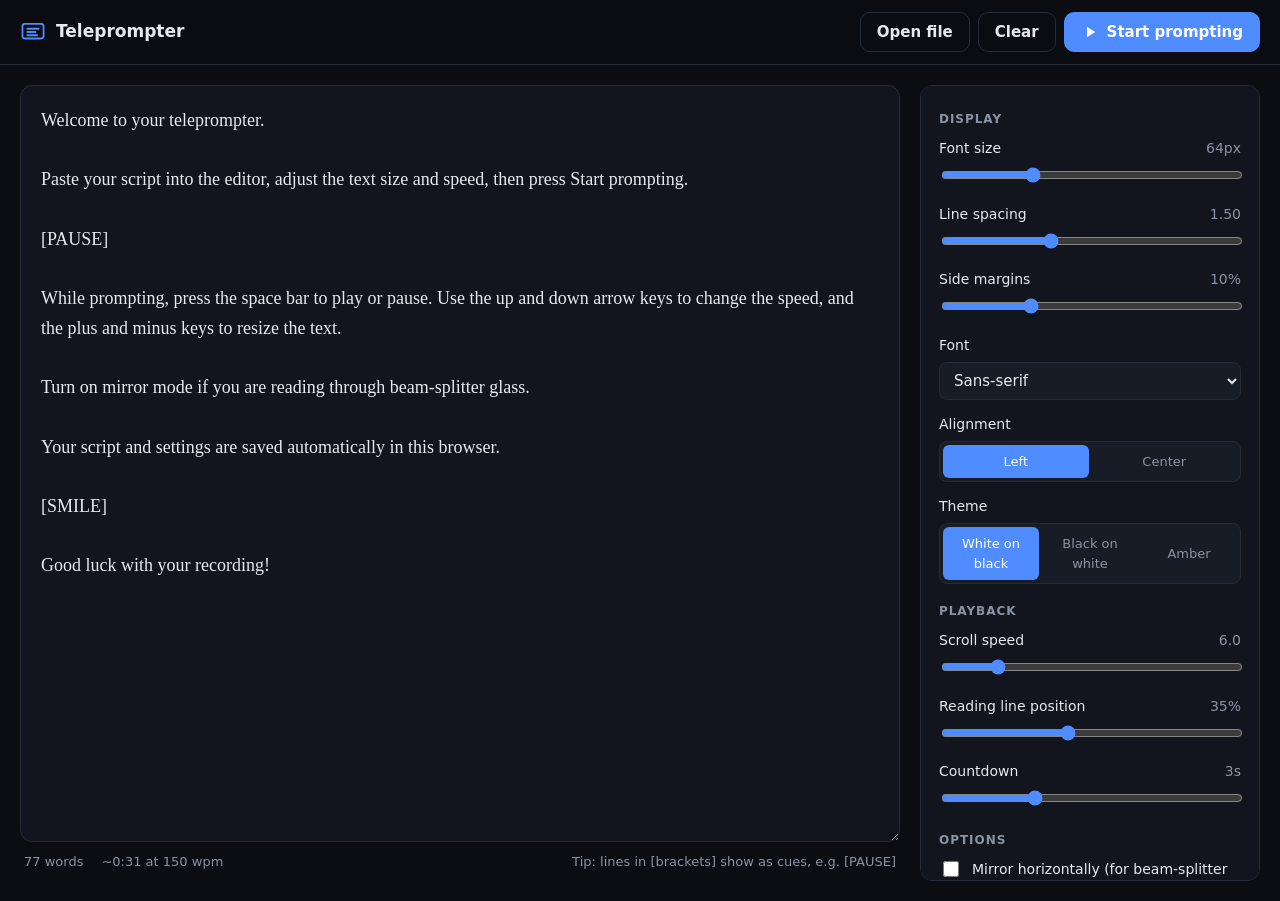
<file: public/index.html>
<!doctype html>
<html lang="en">
<head>
  <meta charset="utf-8">
  <meta name="viewport" content="width=device-width, initial-scale=1, viewport-fit=cover">
  <title>Teleprompter</title>
  <meta name="description" content="A fast, free, browser-based teleprompter. Paste your script, set the speed, and read smoothly — with mirror mode, reading guide and keyboard controls.">
  <meta name="theme-color" content="#0b0d12">
  <link rel="icon" href="favicon.svg" type="image/svg+xml">
  <link rel="manifest" href="manifest.webmanifest">
  <link rel="stylesheet" href="styles.css">
</head>
<body>
  <!-- ============ EDITOR VIEW ============ -->
  <main id="editorView" class="editor-view">
    <header class="topbar">
      <div class="brand">
        <svg viewBox="0 0 32 32" aria-hidden="true"><rect x="3" y="6" width="26" height="18" rx="3" fill="none" stroke="currentColor" stroke-width="2.2"/><path d="M9 12h14M9 16h10M9 20h12" stroke="currentColor" stroke-width="2.2" stroke-linecap="round"/></svg>
        <span>Teleprompter</span>
      </div>
      <div class="topbar-actions">
        <label class="btn ghost" title="Open a .txt or .md file">
          <input type="file" id="fileInput" accept=".txt,.md,text/plain" hidden>
          Open file
        </label>
        <button class="btn ghost" id="clearBtn" type="button">Clear</button>
        <button class="btn primary" id="startBtn" type="button">
          <svg viewBox="0 0 24 24" aria-hidden="true"><path d="M8 5v14l11-7z" fill="currentColor"/></svg>
          Start prompting
        </button>
      </div>
    </header>

    <div class="layout">
      <section class="script-pane">
        <textarea id="scriptInput" spellcheck="true" placeholder="Paste or type your script here…"></textarea>
        <div class="script-meta">
          <span id="wordCount">0 words</span>
          <span id="readTime">~0:00 at 150 wpm</span>
          <span class="hint">Tip: lines in [brackets] show as cues, e.g. [PAUSE]</span>
        </div>
      </section>

      <aside class="settings-pane" aria-label="Settings">
        <h2>Display</h2>
        <div class="field">
          <label for="fontSize">Font size <output id="fontSizeOut"></output></label>
          <input type="range" id="fontSize" min="24" max="160" step="2">
        </div>
        <div class="field">
          <label for="lineHeight">Line spacing <output id="lineHeightOut"></output></label>
          <input type="range" id="lineHeight" min="1" max="2.4" step="0.05">
        </div>
        <div class="field">
          <label for="margin">Side margins <output id="marginOut"></output></label>
          <input type="range" id="margin" min="0" max="35" step="1">
        </div>
        <div class="field">
          <label for="fontFamily">Font</label>
          <select id="fontFamily">
            <option value="sans">Sans-serif</option>
            <option value="serif">Serif</option>
            <option value="mono">Monospace</option>
            <option value="rounded">Rounded</option>
          </select>
        </div>
        <div class="field row">
          <label for="align">Alignment</label>
          <div class="seg" id="align" role="radiogroup">
            <button type="button" data-value="left" role="radio">Left</button>
            <button type="button" data-value="center" role="radio">Center</button>
          </div>
        </div>
        <div class="field row">
          <label>Theme</label>
          <div class="seg" id="theme" role="radiogroup">
            <button type="button" data-value="dark" role="radio">White on black</button>
            <button type="button" data-value="light" role="radio">Black on white</button>
            <button type="button" data-value="amber" role="radio">Amber</button>
          </div>
        </div>

        <h2>Playback</h2>
        <div class="field">
          <label for="speed">Scroll speed <output id="speedOut"></output></label>
          <input type="range" id="speed" min="1" max="30" step="0.5">
        </div>
        <div class="field">
          <label for="guidePos">Reading line position <output id="guidePosOut"></output></label>
          <input type="range" id="guidePos" min="10" max="70" step="1">
        </div>
        <div class="field">
          <label for="countdown">Countdown <output id="countdownOut"></output></label>
          <input type="range" id="countdown" min="0" max="10" step="1">
        </div>

        <h2>Options</h2>
        <label class="check"><input type="checkbox" id="mirrorX"> Mirror horizontally (for beam-splitter glass)</label>
        <label class="check"><input type="checkbox" id="mirrorY"> Flip vertically</label>
        <label class="check"><input type="checkbox" id="showGuide"> Show reading guide</label>
        <label class="check"><input type="checkbox" id="dimOthers"> Dim text away from reading line</label>
        <label class="check"><input type="checkbox" id="autoFullscreen"> Go fullscreen on start</label>

        <details class="shortcuts">
          <summary>Keyboard shortcuts</summary>
          <dl>
            <dt><kbd>Space</kbd></dt><dd>Play / pause</dd>
            <dt><kbd>↑</kbd> <kbd>↓</kbd></dt><dd>Speed up / slow down</dd>
            <dt><kbd>←</kbd> <kbd>→</kbd></dt><dd>Jump back / forward</dd>
            <dt><kbd>+</kbd> <kbd>−</kbd></dt><dd>Bigger / smaller text</dd>
            <dt><kbd>M</kbd></dt><dd>Toggle mirror</dd>
            <dt><kbd>F</kbd></dt><dd>Toggle fullscreen</dd>
            <dt><kbd>Home</kbd></dt><dd>Back to start</dd>
            <dt><kbd>Esc</kbd></dt><dd>Exit to editor</dd>
          </dl>
          <p>Mouse wheel or touch-drag scrolls manually.</p>
        </details>
      </aside>
    </div>
  </main>

  <!-- ============ PROMPTER VIEW ============ -->
  <section id="prompterView" class="prompter-view" hidden aria-label="Teleprompter">
    <div id="stage" class="stage">
      <div id="scroller" class="scroller">
        <div id="prompterText" class="prompter-text"></div>
      </div>
    </div>

    <div id="guide" class="guide" aria-hidden="true">
      <span class="guide-arrow left"></span>
      <span class="guide-arrow right"></span>
    </div>
    <div id="fadeTop" class="fade top" aria-hidden="true"></div>
    <div id="fadeBottom" class="fade bottom" aria-hidden="true"></div>

    <div id="countdownOverlay" class="countdown" hidden><span></span></div>

    <div class="progress" aria-hidden="true"><div id="progressBar"></div></div>

    <div id="controls" class="controls">
      <button class="icon-btn" id="exitBtn" type="button" title="Back to editor (Esc)">
        <svg viewBox="0 0 24 24"><path d="M15 18l-6-6 6-6" fill="none" stroke="currentColor" stroke-width="2.4" stroke-linecap="round" stroke-linejoin="round"/></svg>
      </button>
      <button class="icon-btn" id="restartBtn" type="button" title="Back to start (Home)">
        <svg viewBox="0 0 24 24"><path d="M6 5v14M18 6l-9 6 9 6z" fill="none" stroke="currentColor" stroke-width="2.2" stroke-linejoin="round"/></svg>
      </button>
      <button class="icon-btn play" id="playBtn" type="button" title="Play / pause (Space)">
        <svg class="i-play" viewBox="0 0 24 24"><path d="M8 5v14l11-7z" fill="currentColor"/></svg>
        <svg class="i-pause" viewBox="0 0 24 24"><path d="M7 5h4v14H7zM13 5h4v14h-4z" fill="currentColor"/></svg>
      </button>
      <div class="ctl-group" title="Speed (↑ / ↓)">
        <button class="icon-btn sm" id="slowerBtn" type="button" aria-label="Slower">−</button>
        <span class="ctl-label"><small>Speed</small><b id="speedLive"></b></span>
        <button class="icon-btn sm" id="fasterBtn" type="button" aria-label="Faster">+</button>
      </div>
      <div class="ctl-group" title="Text size (+ / −)">
        <button class="icon-btn sm" id="smallerBtn" type="button" aria-label="Smaller text">A−</button>
        <span class="ctl-label"><small>Size</small><b id="sizeLive"></b></span>
        <button class="icon-btn sm" id="biggerBtn" type="button" aria-label="Bigger text">A+</button>
      </div>
      <span class="ctl-label time"><small>Remaining</small><b id="timeLeft">0:00</b></span>
      <button class="icon-btn" id="mirrorBtn" type="button" title="Mirror (M)">
        <svg viewBox="0 0 24 24"><path d="M12 3v18M9 7L3 12l6 5zM15 7l6 5-6 5z" fill="none" stroke="currentColor" stroke-width="2" stroke-linejoin="round"/></svg>
      </button>
      <button class="icon-btn" id="fullscreenBtn" type="button" title="Fullscreen (F)">
        <svg viewBox="0 0 24 24"><path d="M4 9V4h5M20 9V4h-5M4 15v5h5M20 15v5h-5" fill="none" stroke="currentColor" stroke-width="2.2" stroke-linecap="round"/></svg>
      </button>
    </div>
  </section>

  <script src="app.js" defer></script>
</body>
</html>
</file>
<file: public/styles.css>
:root {
  --bg: #0b0d12;
  --panel: #12151d;
  --panel-2: #181c26;
  --border: #252a37;
  --text: #e7e9ee;
  --muted: #8b92a3;
  --accent: #4f8cff;
  --accent-2: #3a74e6;
  --cue: #ffb547;
  --radius: 12px;

  /* prompter vars (set from JS) */
  --p-size: 64px;
  --p-line: 1.5;
  --p-margin: 10vw;
  --p-guide: 35vh;
  --p-bg: #000;
  --p-fg: #fff;
  --p-font: system-ui, -apple-system, "Segoe UI", Roboto, Helvetica, Arial, sans-serif;
}

* { box-sizing: border-box; }
html, body { height: 100%; }
body {
  margin: 0;
  background: var(--bg);
  color: var(--text);
  font: 15px/1.5 system-ui, -apple-system, "Segoe UI", Roboto, Helvetica, Arial, sans-serif;
  -webkit-font-smoothing: antialiased;
}
[hidden] { display: none !important; }

/* ---------- Buttons ---------- */
.btn {
  display: inline-flex; align-items: center; gap: 8px;
  height: 40px; padding: 0 16px;
  border-radius: 10px; border: 1px solid var(--border);
  background: var(--panel-2); color: var(--text);
  font: inherit; font-weight: 600; cursor: pointer;
  transition: background .15s, border-color .15s, transform .05s;
  white-space: nowrap;
}
.btn:hover { border-color: #3a4152; }
.btn:active { transform: translateY(1px); }
.btn svg { width: 18px; height: 18px; }
.btn.ghost { background: transparent; }
.btn.primary { background: var(--accent); border-color: var(--accent); color: #fff; }
.btn.primary:hover { background: var(--accent-2); }
:focus-visible { outline: 2px solid var(--accent); outline-offset: 2px; }

/* ---------- Editor ---------- */
.editor-view { display: flex; flex-direction: column; min-height: 100vh; }
.topbar {
  display: flex; align-items: center; justify-content: space-between; gap: 12px;
  padding: 12px 20px; border-bottom: 1px solid var(--border);
  background: rgba(11,13,18,.85); backdrop-filter: blur(8px);
  position: sticky; top: 0; z-index: 5; flex-wrap: wrap;
}
.brand { display: flex; align-items: center; gap: 10px; font-weight: 700; font-size: 17px; }
.brand svg { width: 26px; height: 26px; color: var(--accent); }
.topbar-actions { display: flex; gap: 8px; flex-wrap: wrap; }

.layout {
  flex: 1; display: grid; grid-template-columns: minmax(0, 1fr) 340px;
  gap: 20px; padding: 20px; max-width: 1400px; width: 100%; margin: 0 auto;
}
.script-pane { display: flex; flex-direction: column; min-height: 0; }
#scriptInput {
  flex: 1; min-height: 60vh; width: 100%; resize: vertical;
  background: var(--panel); color: var(--text);
  border: 1px solid var(--border); border-radius: var(--radius);
  padding: 20px; font: 18px/1.65 Georgia, "Times New Roman", serif;
}
#scriptInput:focus { outline: none; border-color: var(--accent); }
.script-meta { display: flex; gap: 18px; flex-wrap: wrap; color: var(--muted); font-size: 13px; padding: 10px 4px; }
.script-meta .hint { margin-left: auto; }

.settings-pane {
  background: var(--panel); border: 1px solid var(--border); border-radius: var(--radius);
  padding: 6px 18px 18px; align-self: start; position: sticky; top: 84px;
  max-height: calc(100vh - 104px); overflow: auto;
}
.settings-pane h2 {
  font-size: 12px; text-transform: uppercase; letter-spacing: .08em;
  color: var(--muted); margin: 18px 0 10px;
}
.field { margin-bottom: 14px; }
.field label { display: flex; justify-content: space-between; font-size: 14px; margin-bottom: 6px; }
.field output { color: var(--muted); font-variant-numeric: tabular-nums; }
.field.row label { margin-bottom: 6px; }
input[type=range] { width: 100%; accent-color: var(--accent); }
select {
  width: 100%; height: 38px; border-radius: 8px; padding: 0 10px;
  background: var(--panel-2); color: var(--text); border: 1px solid var(--border); font: inherit;
}
.seg { display: flex; background: var(--panel-2); border: 1px solid var(--border); border-radius: 8px; padding: 3px; gap: 3px; }
.seg button {
  flex: 1; border: 0; background: transparent; color: var(--muted);
  padding: 7px 6px; border-radius: 6px; font: inherit; font-size: 13px; cursor: pointer;
}
.seg button[aria-checked="true"] { background: var(--accent); color: #fff; }
.check { display: flex; gap: 10px; align-items: flex-start; font-size: 14px; margin-bottom: 10px; cursor: pointer; }
.check input { accent-color: var(--accent); width: 16px; height: 16px; margin-top: 2px; flex: none; }

.shortcuts { margin-top: 16px; border-top: 1px solid var(--border); padding-top: 12px; font-size: 14px; }
.shortcuts summary { cursor: pointer; color: var(--muted); }
.shortcuts dl { display: grid; grid-template-columns: auto 1fr; gap: 6px 14px; margin: 12px 0 8px; }
.shortcuts dd { margin: 0; color: var(--muted); }
.shortcuts p { color: var(--muted); margin: 0; font-size: 13px; }
kbd {
  display: inline-block; min-width: 22px; text-align: center; padding: 1px 6px;
  border: 1px solid var(--border); border-bottom-width: 2px; border-radius: 5px;
  background: var(--panel-2); font: 12px/1.6 ui-monospace, Menlo, Consolas, monospace;
}

@media (max-width: 900px) {
  .layout { grid-template-columns: 1fr; padding: 16px; }
  .settings-pane { position: static; max-height: none; }
  #scriptInput { min-height: 45vh; }
  .script-meta .hint { margin-left: 0; }
}

/* ---------- Prompter ---------- */
.prompter-view {
  position: fixed; inset: 0; background: var(--p-bg); color: var(--p-fg);
  overflow: hidden; z-index: 50; user-select: none; touch-action: none;
}
.prompter-view.hide-cursor { cursor: none; }
.stage { position: absolute; inset: 0; transform-origin: center; }
.stage.mx { transform: scaleX(-1); }
.stage.my { transform: scaleY(-1); }
.stage.mx.my { transform: scale(-1, -1); }
.scroller { will-change: transform; padding: var(--p-guide) var(--p-margin) 100vh; }
.prompter-text {
  font-family: var(--p-font); font-size: var(--p-size); line-height: var(--p-line);
  font-weight: 600; letter-spacing: .005em; overflow-wrap: break-word;
}
.prompter-text.center { text-align: center; }
.prompter-text p { margin: 0 0 calc(var(--p-size) * .6); }
.prompter-text .cue { color: var(--cue); font-style: italic; font-weight: 500; font-size: .8em; }
.prompter-view[data-theme="light"] .prompter-text .cue { color: #b45f00; }

.guide {
  position: absolute; left: 0; right: 0; top: var(--p-guide);
  height: calc(var(--p-size) * var(--p-line));
  border-top: 2px solid rgba(79,140,255,.55); border-bottom: 2px solid rgba(79,140,255,.55);
  background: rgba(79,140,255,.08); pointer-events: none;
}
.stage.my ~ .guide { top: auto; bottom: var(--p-guide); }
.guide-arrow {
  position: absolute; top: 50%; width: 0; height: 0; transform: translateY(-50%);
  border: 14px solid transparent;
}
.guide-arrow.left { left: 4px; border-left-color: var(--accent); }
.guide-arrow.right { right: 4px; border-right-color: var(--accent); }

.fade { position: absolute; left: 0; right: 0; pointer-events: none; }
.fade.top { top: 0; height: var(--p-guide); background: linear-gradient(var(--p-bg) 0%, color-mix(in srgb, var(--p-bg) 60%, transparent) 100%); }
.fade.bottom { bottom: 0; top: calc(var(--p-guide) + var(--p-size) * var(--p-line)); background: linear-gradient(color-mix(in srgb, var(--p-bg) 30%, transparent) 0%, color-mix(in srgb, var(--p-bg) 75%, transparent) 100%); }
.stage.my ~ .fade.top { top: calc(100vh - var(--p-guide)); height: auto; bottom: 0; background: linear-gradient(color-mix(in srgb, var(--p-bg) 60%, transparent), var(--p-bg)); }
.stage.my ~ .fade.bottom { top: 0; bottom: calc(var(--p-guide) + var(--p-size) * var(--p-line)); background: linear-gradient(color-mix(in srgb, var(--p-bg) 75%, transparent), color-mix(in srgb, var(--p-bg) 30%, transparent)); }

.countdown {
  position: absolute; inset: 0; display: grid; place-items: center;
  background: rgba(0,0,0,.55); z-index: 3;
}
.countdown span {
  font: 800 min(40vw, 40vh)/1 system-ui, sans-serif; color: #fff;
  animation: pop 1s ease-out infinite;
}
@keyframes pop { from { transform: scale(1.25); opacity: .2; } 30% { opacity: 1; } to { transform: scale(.9); opacity: .9; } }

.progress { position: absolute; left: 0; right: 0; top: 0; height: 3px; background: rgba(127,127,127,.15); z-index: 4; }
.progress div { height: 100%; width: 0; background: var(--accent); }

.controls {
  position: absolute; left: 50%; bottom: max(18px, env(safe-area-inset-bottom));
  transform: translateX(-50%); z-index: 5;
  display: flex; align-items: center; gap: 8px; flex-wrap: wrap; justify-content: center;
  padding: 8px 10px; max-width: calc(100vw - 24px);
  background: rgba(18,21,29,.88); color: #e7e9ee;
  border: 1px solid rgba(255,255,255,.08); border-radius: 16px;
  backdrop-filter: blur(10px); box-shadow: 0 10px 40px rgba(0,0,0,.5);
  transition: opacity .3s, transform .3s;
}
.controls.idle { opacity: 0; transform: translate(-50%, 20px); pointer-events: none; }
.icon-btn {
  width: 42px; height: 42px; border-radius: 10px; border: 0;
  background: transparent; color: inherit; cursor: pointer;
  display: grid; place-items: center; font: 700 15px system-ui, sans-serif;
}
.icon-btn:hover { background: rgba(255,255,255,.08); }
.icon-btn.active { color: var(--accent); }
.icon-btn svg { width: 22px; height: 22px; }
.icon-btn.sm { width: 34px; height: 34px; }
.icon-btn.play { width: 52px; height: 52px; border-radius: 50%; background: var(--accent); color: #fff; }
.icon-btn.play:hover { background: var(--accent-2); }
.icon-btn.play .i-pause { display: none; }
.playing .icon-btn.play .i-pause { display: block; }
.playing .icon-btn.play .i-play { display: none; }
.ctl-group { display: flex; align-items: center; gap: 2px; background: rgba(255,255,255,.05); border-radius: 10px; padding: 2px; }
.ctl-label { display: flex; flex-direction: column; align-items: center; min-width: 52px; line-height: 1.15; font-variant-numeric: tabular-nums; }
.ctl-label small { font-size: 10px; text-transform: uppercase; letter-spacing: .08em; color: #8b92a3; }
.ctl-label b { font-size: 15px; }
.ctl-label.time { min-width: 72px; }

@media (max-width: 600px) {
  .controls { gap: 4px; padding: 6px; }
  .ctl-label.time { display: none; }
}
@media (prefers-reduced-motion: reduce) {
  .countdown span { animation: none; }
}
</file>
